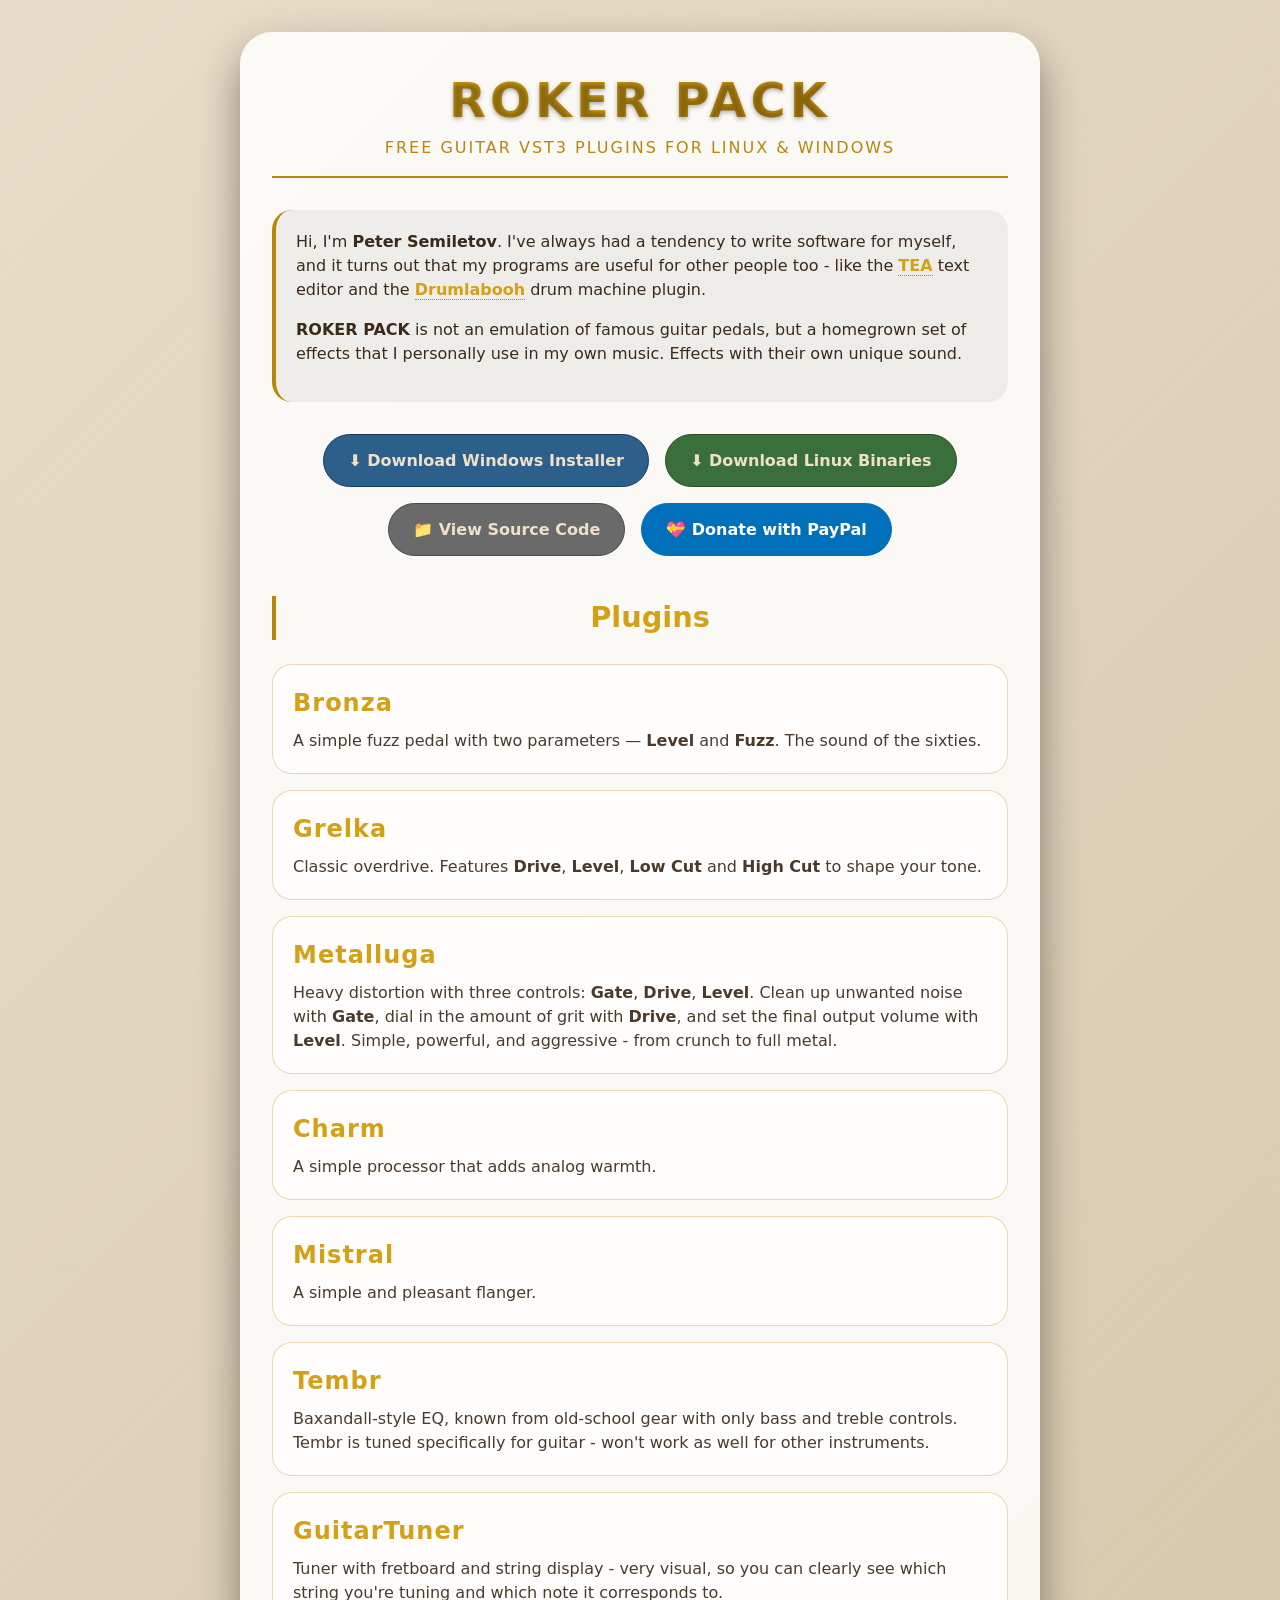
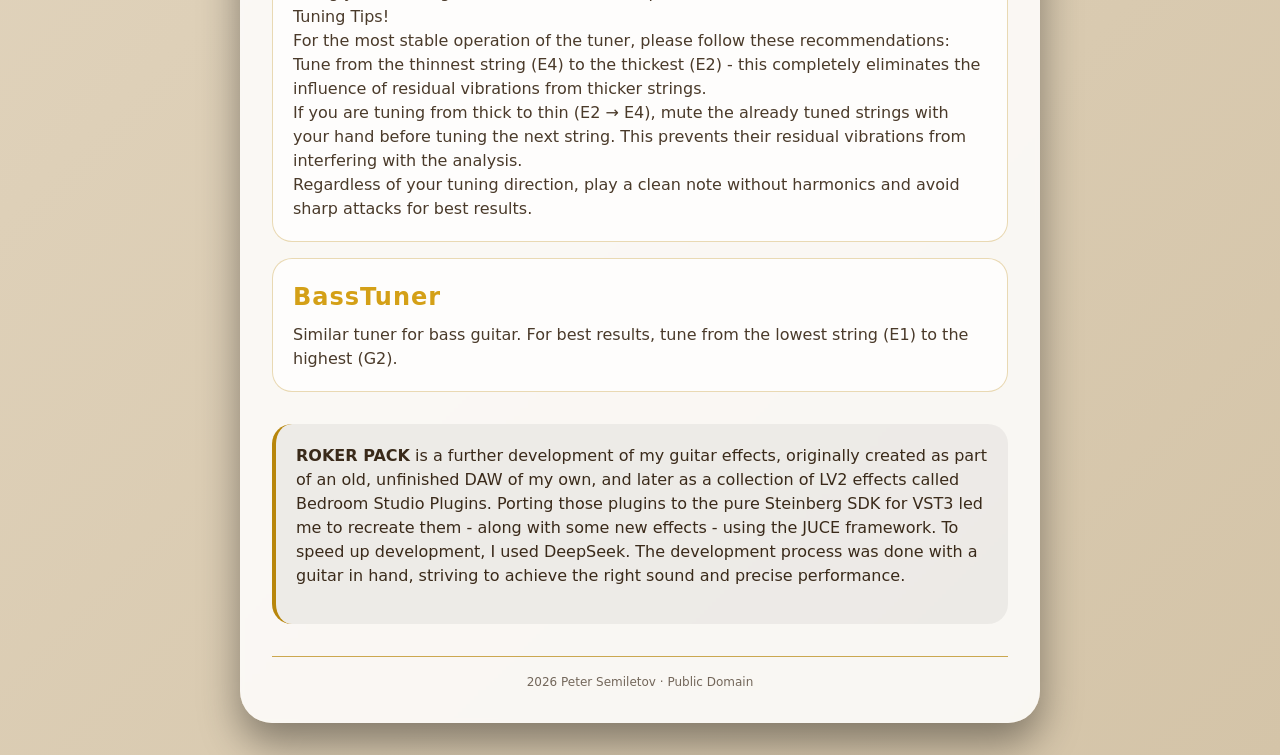
<file: docs/index.html>
<!DOCTYPE html>
<html lang="en">
<head>
    <meta charset="UTF-8">
    <meta name="viewport" content="width=device-width, initial-scale=1.0, viewport-fit=cover">
    <title>ROKER PACK — guitar VST3 plugins by Peter Semiletov</title>
    <meta name="description" content="ROKER PACK — free guitar VST3 plugins for Linux and Windows. Fuzz, overdrive, distortion, flanger, EQ, tuners and more.">
    <meta name="author" content="Peter Semiletov">
    <link rel="stylesheet" href="style.css">
</head>
<body>
    <div class="container">
        <!-- Header -->
        <header>
            <h1>ROKER PACK</h1>
            <p class="tagline">free guitar VST3 plugins for Linux & Windows</p>
        </header>

        <!-- Intro -->
        <section class="intro">
            <p>Hi, I'm <strong>Peter Semiletov</strong>. I've always had a tendency to write software for myself, and it turns out that my programs are useful for other people too - like the <strong><a href="https://tea.ourproject.org">TEA</a></strong> text editor and the <strong><a href="https://psemiletov.github.io/drumlabooh">Drumlabooh</a></strong> drum machine plugin.</p>
            <p><strong>ROKER PACK</strong> is not an emulation of famous guitar pedals, but a homegrown set of effects that I personally use in my own music. Effects with their own unique sound.</p>
        </section>

        <!-- Download Buttons -->
        <section class="downloads">
            <div class="button-group">
                <a href="https://github.com/psemiletov/rokerpack/releases/download/1.1.1/RokerPack-Setup.exe" class="btn btn-windows">⬇ Download Windows Installer</a>
                <a href="https://github.com/psemiletov/rokerpack/releases/download/1.1.1/RokerPack.zip" class="btn btn-linux">⬇ Download Linux Binaries</a>
            </div>
            <div class="button-row">
                <a href="https://github.com/psemiletov/rokerpack" target="_blank" rel="noopener noreferrer" class="btn btn-source">📁 View Source Code</a>
                <a href="https://www.paypal.com/cgi-bin/webscr?cmd=_donations&business=peter.semiletov@gmail.com&item_name=Support%20Roker%20Pack%20development" target="_blank" rel="noopener noreferrer" class="btn btn-donate">💝 Donate with PayPal</a>
            </div>
        </section>

        <!-- Plugins List -->
        <section class="plugins">
            <h2>Plugins</h2>
            
            <div class="plugin-card">
                <h3>Bronza</h3>
                <p>A simple fuzz pedal with two parameters — <strong>Level</strong> and <strong>Fuzz</strong>. The sound of the sixties.</p>
            </div>

            <div class="plugin-card">
                <h3>Grelka</h3>
                <p>Classic overdrive. Features <strong>Drive</strong>, <strong>Level</strong>, <strong>Low Cut</strong> and <strong>High Cut</strong> to shape your tone.</p>
            </div>

            <div class="plugin-card">
                <h3>Metalluga</h3>

<p>Heavy distortion with three controls: <b>Gate</b>, <b>Drive</b>, <b>Level</b>. Clean up unwanted noise with <b>Gate</b>, dial in the amount of grit with <b>Drive</b>, and set the final output volume with <b>Level</b>. Simple, powerful, and aggressive - from crunch to full metal.
</p>

          </div>

            <div class="plugin-card">
                <h3>Charm</h3>
                <p>A simple processor that adds analog warmth.</p>
            </div>

            <div class="plugin-card">
                <h3>Mistral</h3>
                <p>A simple and pleasant flanger.</p>
            </div>

            <div class="plugin-card">
                <h3>Tembr</h3>
                <p>Baxandall-style EQ, known from old-school gear with only bass and treble controls. Tembr is tuned specifically for guitar - won't work as well for other instruments.</p>
            </div>

            <div class="plugin-card">
                <h3>GuitarTuner</h3>
                <p>Tuner with fretboard and string display - very visual, so you can clearly see which string you're tuning and which note it corresponds to.</p>


<p>Tuning Tips!</p>

<p>For the most stable operation of the tuner, please follow these recommendations:</p>

<p>Tune from the thinnest string (E4) to the thickest (E2) - this completely eliminates the influence of residual vibrations from thicker strings.
</p>
<p>If you are tuning from thick to thin (E2 → E4), mute the already tuned strings with your hand before tuning the next string. This prevents their residual vibrations from interfering with the analysis.
</p>
<p>Regardless of your tuning direction, play a clean note without harmonics and avoid sharp attacks for best results.
</p>
            </div>

            <div class="plugin-card">
                <h3>BassTuner</h3>
                <p>Similar tuner for bass guitar. For best results, tune from the lowest string (E1) to the highest (G2).</p>
            </div>
        </section>


<!-- Story -->
<section class="intro">
    <p><strong>ROKER PACK</strong> is a further development of my guitar effects, originally created as part of an old, unfinished DAW of my own, and later as a collection of LV2 effects called Bedroom Studio Plugins. Porting those plugins to the pure Steinberg SDK for VST3 led me to recreate them - along with some new effects - using the JUCE framework. To speed up development, I used DeepSeek. The development process was done with a guitar in hand, striving to achieve the right sound and precise performance.</p>
</section>

        <!-- Footer -->
        <footer>
            <p>2026 Peter Semiletov · Public Domain </p>
        </footer>
    </div>

</body>
</html>
</file>
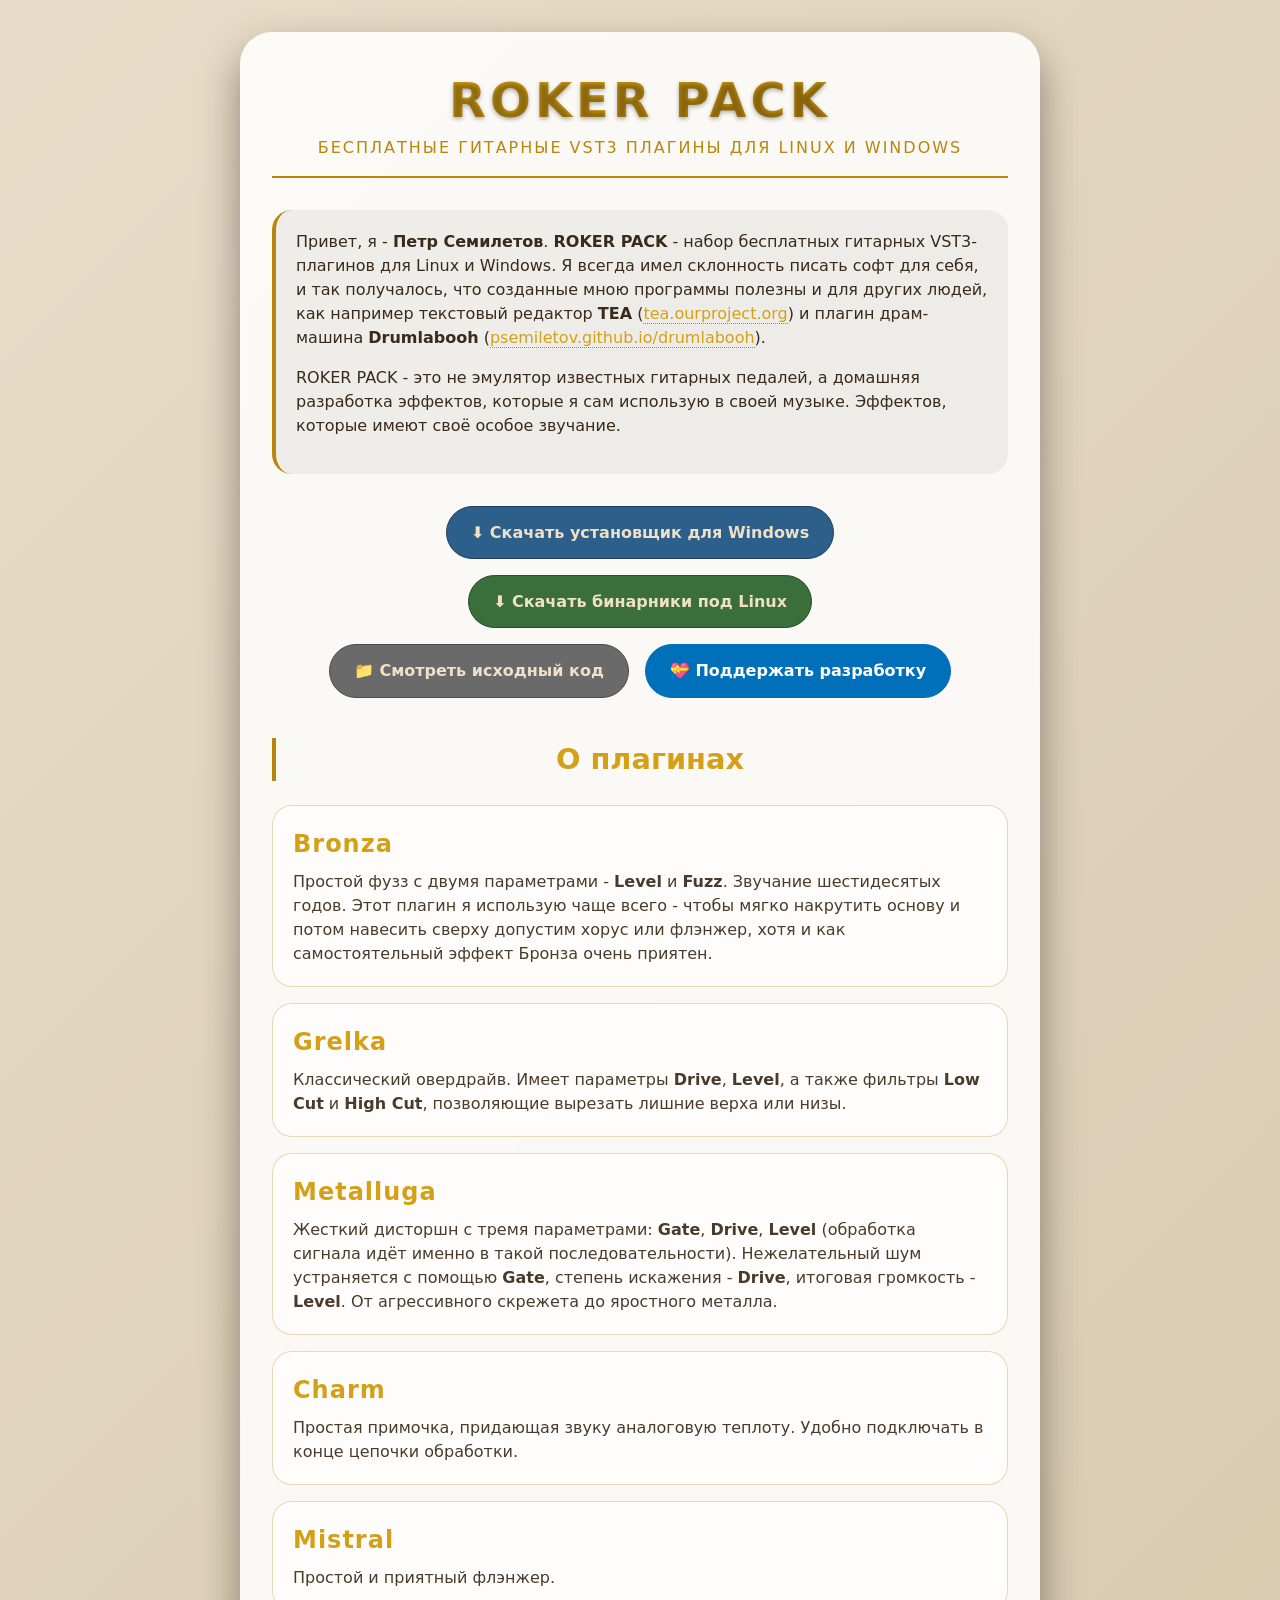
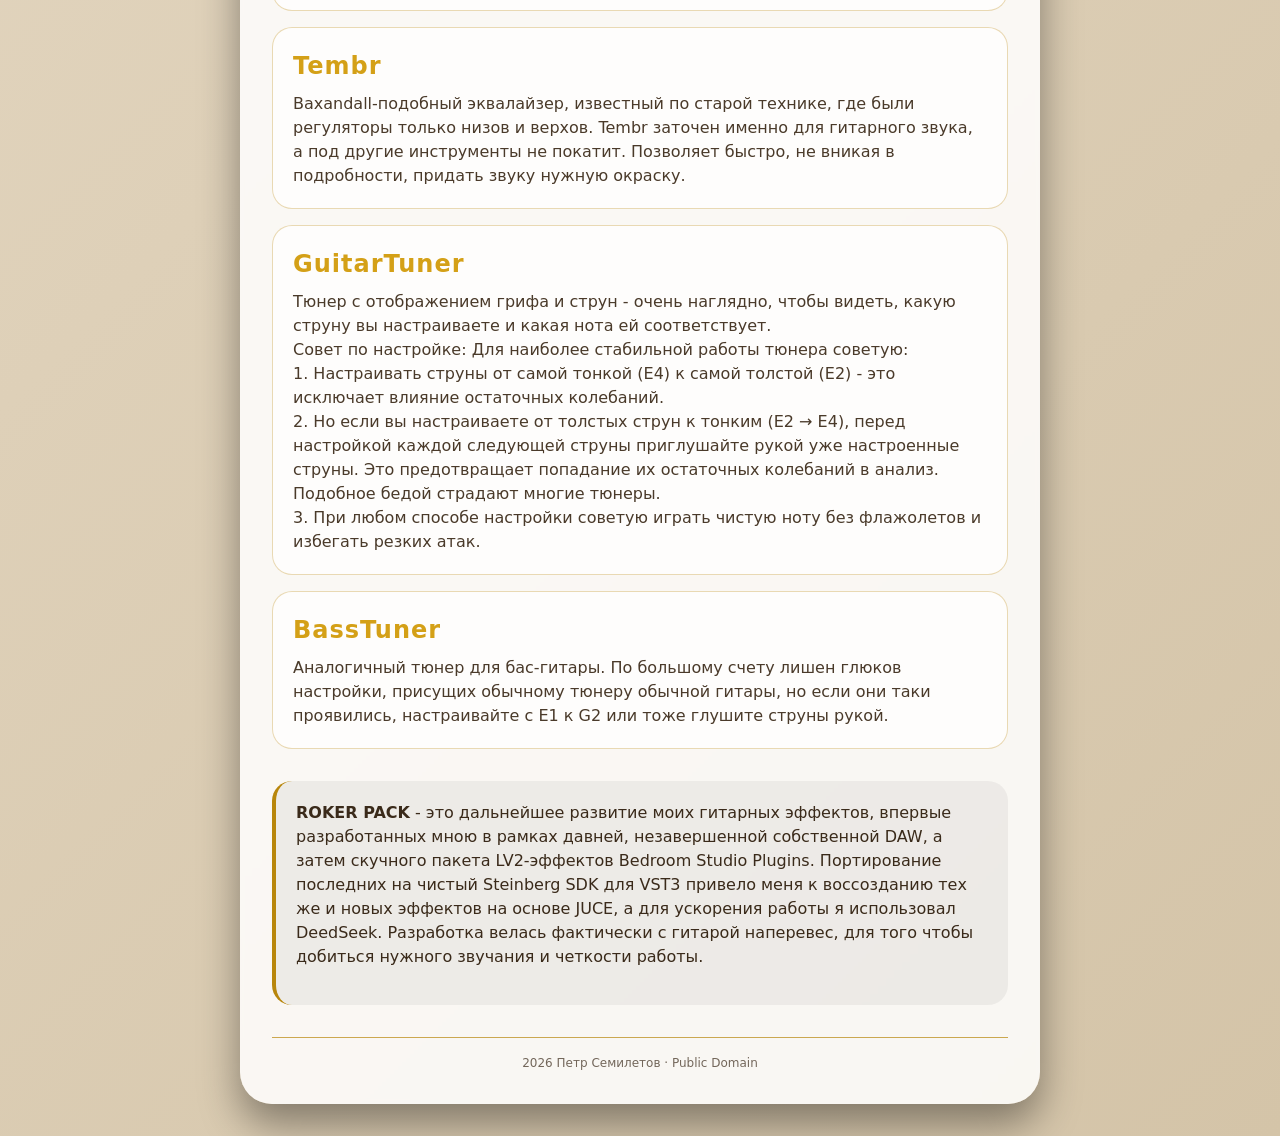
<file: docs/ru/index.html>
<!DOCTYPE html>
<html lang="ru">
<head>
    <meta charset="UTF-8">
    <meta name="viewport" content="width=device-width, initial-scale=1.0, viewport-fit=cover">
    <title>ROKER PACK - гитарные VST3 плагины от Петра Семилетова</title>
    <meta name="description" content="ROKER PACK — бесплатные гитарные VST3 плагины для Linux и Windows. Фузз, овердрайв, дисторшн, флэнжер, эквалайзер, тюнеры и другие.">
    <meta name="author" content="Петр Семилетов">
    <link rel="stylesheet" href="../style.css">
</head>
<body>
    <div class="container">
        <!-- Header -->
        <header>
            <h1>ROKER PACK</h1>
            <p class="tagline">бесплатные гитарные VST3 плагины для Linux и Windows</p>
        </header>

        <!-- Intro -->
        <section class="intro">
            <p>Привет, я - <strong>Петр Семилетов</strong>. <strong>ROKER PACK</strong> - набор бесплатных гитарных VST3-плагинов для Linux и Windows. Я всегда имел склонность писать софт для себя, и так получалось, что созданные мною программы полезны и для других людей, как например текстовый редактор <strong>TEA</strong> (<a href="https://tea.ourproject.org" target="_blank" rel="noopener noreferrer">tea.ourproject.org</a>) и плагин драм-машина <strong>Drumlabooh</strong> (<a href="https://psemiletov.github.io/drumlabooh/" target="_blank" rel="noopener noreferrer">psemiletov.github.io/drumlabooh</a>).</p>
            <p>ROKER PACK - это не эмулятор известных гитарных педалей, а домашняя разработка эффектов, которые я сам использую в своей музыке. Эффектов, которые имеют своё особое звучание.</p>
        </section>

        <!-- Download Buttons -->
        <section class="downloads">
            <div class="button-group">
                <a href="https://github.com/psemiletov/rokerpack/releases/download/1.1.1/RokerPack-Setup.exe" class="btn btn-windows">⬇ Скачать установщик для Windows</a>
                <a href="https://github.com/psemiletov/rokerpack/releases/download/1.1.1/RokerPack.zip" class="btn btn-linux">⬇ Скачать бинарники под Linux</a>
            </div>
            <div class="button-row">
                <a href="https://github.com/psemiletov/rokerpack" target="_blank" rel="noopener noreferrer" class="btn btn-source">📁 Смотреть исходный код</a>
                <a href="https://www.paypal.com/cgi-bin/webscr?cmd=_donations&business=peter.semiletov@gmail.com&item_name=Support%20Roker%20Pack%20development" target="_blank" rel="noopener noreferrer" class="btn btn-donate">💝 Поддержать разработку</a>
            </div>
        </section>

        <!-- Plugins List -->
        <section class="plugins">
            <h2>О плагинах</h2>
            
            <div class="plugin-card">
                <h3>Bronza</h3>
                <p>Простой фузз с двумя параметрами - <strong>Level</strong> и <strong>Fuzz</strong>. Звучание шестидесятых годов. Этот плагин я использую чаще всего - чтобы мягко накрутить основу и потом навесить сверху допустим хорус или флэнжер, хотя и как самостоятельный эффект Бронза очень приятен.
</p>
            </div>

            <div class="plugin-card">
                <h3>Grelka</h3>
                <p>Классический овердрайв. Имеет параметры <strong>Drive</strong>, <strong>Level</strong>, а также фильтры 
<strong>Low Cut</strong> и <strong>High Cut</strong>, позволяющие вырезать лишние верха или низы.</p>
  </div>

            <div class="plugin-card">
                <h3>Metalluga</h3>
              
<p>Жесткий дисторшн с тремя параметрами: <b>Gate</b>, <b>Drive</b>, <b>Level</b> (обработка сигнала идёт именно в такой последовательности). Нежелательный шум устраняется с помощью <b>Gate</b>, степень искажения - <b>Drive</b>, итоговая громкость - <b>Level</b>. От агрессивного скрежета до яростного металла.
</p>
            </div>

            <div class="plugin-card">
                <h3>Charm</h3>
                <p>Простая примочка, придающая звуку аналоговую теплоту. Удобно подключать в конце цепочки обработки.</p>
            </div>

            <div class="plugin-card">
                <h3>Mistral</h3>
                <p>Простой и приятный флэнжер.</p>
            </div>

            <div class="plugin-card">
                <h3>Tembr</h3>
                <p>Baxandall-подобный эквалайзер, известный по старой технике, где были регуляторы только низов и верхов. Tembr заточен именно для гитарного звука, а под другие инструменты не покатит. Позволяет быстро, не вникая в подробности, придать звуку нужную окраску.
</p>
            </div>

            <div class="plugin-card">
                <h3>GuitarTuner</h3>
                <p>Тюнер с отображением грифа и струн - очень наглядно, чтобы видеть, какую струну вы настраиваете и какая нота ей соответствует.</p>

<p>
Совет по настройке: Для наиболее стабильной работы тюнера советую:<br>

1. Настраивать струны от самой тонкой (E4) к самой толстой (E2) - это исключает влияние остаточных колебаний.<br>

2. Но если вы настраиваете от толстых струн к тонким (E2 → E4), перед настройкой каждой следующей струны приглушайте рукой уже настроенные струны. Это предотвращает попадание их остаточных колебаний в анализ. Подобное бедой страдают многие тюнеры.<br>

3. При любом способе настройки советую играть чистую ноту без флажолетов и избегать резких атак.</p>

            </div>

            <div class="plugin-card">
                <h3>BassTuner</h3>
                <p>Аналогичный тюнер для бас-гитары. По большому счету лишен глюков настройки, присущих обычному тюнеру обычной гитары, но если они таки проявились, настраивайте с E1 к G2 или тоже глушите струны рукой.</p>
            </div>

        </section>


        <!-- 
<!-- Story -->
<section class="intro">
 <p><strong>ROKER PACK</strong> - это дальнейшее развитие моих гитарных эффектов, впервые разработанных мною в рамках давней, незавершенной собственной DAW, а затем скучного пакета LV2-эффектов Bedroom Studio Plugins. Портирование последних на чистый Steinberg SDK для VST3 привело меня к воссозданию тех же и новых эффектов на основе JUCE, а для ускорения работы я использовал DeedSeek. Разработка велась фактически с гитарой наперевес, для того чтобы добиться нужного звучания и четкости работы.
</p>

</section>


        <!-- Footer -->
        <footer>
            <p>2026 Петр Семилетов · Public Domain </p>
        </footer>
    </div>
</body>
</html>
</file>
<file: docs/style.css>
* {
    margin: 0;
    padding: 0;
    box-sizing: border-box;
}

/* Базовые цвета (ночная тема по умолчанию) */
:root {
    --bg-gradient-start: #1a0f08;
    --bg-gradient-end: #2c1a10;
    --container-bg: rgba(0, 0, 0, 0.35);
    --text-primary: #f0e0c8;
    --text-secondary: #e0d0b8;
    --accent-gold: #c9a03d;
    --accent-gold-light: #f5d97a;
    --accent-gold-hover: #ffe0a3;
    --card-bg: rgba(0, 0, 0, 0.35);
    --card-border: rgba(201, 160, 61, 0.3);
    --card-hover-bg: rgba(0, 0, 0, 0.5);
    --card-hover-border: rgba(201, 160, 61, 0.8);
    --btn-bg: #2a1a0e;
    --btn-hover-bg: #3a2a1a;
    --btn-windows-bg: #1e3a5f;
    --btn-windows-border: #4a7a9e;
    --btn-linux-bg: #2a4a2a;
    --btn-linux-border: #6a9e6a;
    --btn-source-bg: #2a2a2a;
    --btn-source-border: #8a8a6a;
    --btn-donate-bg: #0070ba;
    --btn-donate-hover: #005ea6;
    --footer-border: #c9a03d;
}

/* Светлая тема */
@media (prefers-color-scheme: light) {
    :root {
        --bg-gradient-start: #e8dcc8;
        --bg-gradient-end: #d4c4a8;
        --container-bg: rgba(255, 255, 255, 0.85);
        --text-primary: #3a2a1a;
        --text-secondary: #4a3a2a;
        --accent-gold: #b8860b;
        --accent-gold-light: #d4a017;
        --accent-gold-hover: #e6b422;
        --card-bg: rgba(255, 255, 255, 0.7);
        --card-border: rgba(184, 134, 11, 0.3);
        --card-hover-bg: rgba(255, 255, 255, 0.85);
        --card-hover-border: rgba(184, 134, 11, 0.6);
        --btn-bg: #d4c4a8;
        --btn-hover-bg: #e8dcc8;
        --btn-windows-bg: #2c5f8a;
        --btn-windows-border: #1e3a5f;
        --btn-linux-bg: #3a6e3a;
        --btn-linux-border: #2a4a2a;
        --btn-source-bg: #6a6a6a;
        --btn-source-border: #4a4a4a;
        --btn-donate-bg: #0070ba;
        --btn-donate-hover: #005ea6;
        --footer-border: #b8860b;
    }
    
    body {
        background: linear-gradient(135deg, var(--bg-gradient-start) 0%, var(--bg-gradient-end) 100%);
    }
    
    /* Для светлой темы убираем blur у контейнера, чтобы текст был чётче */
    .container {
        backdrop-filter: none;
        box-shadow: 0 20px 40px rgba(0, 0, 0, 0.1);
    }
    
    /* Ссылки в светлой теме */
    .intro a {
        color: #b8860b;
        border-bottom-color: #d4a017;
    }
    
    .intro a:hover {
        color: #8b6508;
        border-bottom-color: #b8860b;
    }
    
    /* Кнопки в светлой теме */
    .btn {
        color: #2a1a0e;
    }
    
    .btn-windows, .btn-linux, .btn-source {
        color: #f0e0c8;
    }
    
    .btn-windows {
        background: #2c5f8a;
    }
    
    .btn-linux {
        background: #3a6e3a;
    }
    
    .btn-source {
        background: #6a6a6a;
    }
    
    /* Плагины в светлой теме */
    .plugin-card p {
        color: #4a3a2a;
    }
    
    footer {
        opacity: 0.8;
    }
}

body {
    background: linear-gradient(135deg, var(--bg-gradient-start) 0%, var(--bg-gradient-end) 100%);
    font-family: system-ui, -apple-system, 'Segoe UI', Roboto, 'Helvetica Neue', sans-serif;
    color: var(--text-primary);
    line-height: 1.5;
    padding: 2rem 1rem;
    transition: background 0.3s ease;
}

.container {
    max-width: 800px;
    margin: 0 auto;
    background: var(--container-bg);
    border-radius: 2rem;
    padding: 2rem;
    backdrop-filter: blur(2px);
    box-shadow: 0 20px 40px rgba(0, 0, 0, 0.4);
    transition: background 0.3s ease, box-shadow 0.3s ease;
}

/* Header */
header {
    text-align: center;
    margin-bottom: 2rem;
    border-bottom: 2px solid var(--accent-gold);
    padding-bottom: 1rem;
}

h1 {
    font-size: 3rem;
    letter-spacing: 4px;
    font-weight: 800;
    background: linear-gradient(135deg, var(--accent-gold-light), var(--accent-gold));
    background-clip: text;
    -webkit-background-clip: text;
    color: transparent;
    text-shadow: 0 2px 4px rgba(0, 0, 0, 0.3);
}

.tagline {
    font-size: 1rem;
    color: var(--accent-gold);
    text-transform: uppercase;
    letter-spacing: 2px;
}

/* Intro */
.intro {
    margin-bottom: 2rem;
    background: rgba(0, 0, 0, 0.3);
    padding: 1.25rem;
    border-radius: 1.25rem;
    border-left: 4px solid var(--accent-gold);
}

@media (prefers-color-scheme: light) {
    .intro {
        background: rgba(0, 0, 0, 0.05);
    }
}

.intro p {
    margin-bottom: 1rem;
}

.intro a {
    color: var(--accent-gold-light);
    text-decoration: none;
    border-bottom: 1px dotted var(--accent-gold);
}

.intro a:hover {
    color: var(--accent-gold-hover);
    border-bottom-color: var(--accent-gold-light);
}

/* Downloads */
.downloads {
    margin-bottom: 2.5rem;
    text-align: center;
}

.button-group {
    display: flex;
    flex-wrap: wrap;
    gap: 1rem;
    justify-content: center;
    margin-bottom: 1rem;
}

.button-row {
    display: flex;
    flex-wrap: wrap;
    gap: 1rem;
    justify-content: center;
    align-items: center;
}

.btn {
    display: inline-block;
    padding: 0.85rem 1.5rem;
    font-weight: bold;
    text-decoration: none;
    border-radius: 3rem;
    transition: all 0.2s ease;
    background: var(--btn-bg);
    color: var(--text-primary);
    border: 1px solid var(--accent-gold);
}

.btn:hover {
    transform: translateY(-2px);
    background: var(--btn-hover-bg);
    border-color: var(--accent-gold-light);
    box-shadow: 0 6px 12px rgba(0, 0, 0, 0.3);
}

.btn-windows {
    background: var(--btn-windows-bg);
    border-color: var(--btn-windows-border);
    color: #f0e0c8;
}

.btn-linux {
    background: var(--btn-linux-bg);
    border-color: var(--btn-linux-border);
    color: #f0e0c8;
}

.btn-source {
    background: var(--btn-source-bg);
    border-color: var(--btn-source-border);
    color: #f0e0c8;
}

.btn-donate {
    background: var(--btn-donate-bg);
    border-color: var(--btn-donate-bg);
    color: white;
}

.btn-donate:hover {
    background: var(--btn-donate-hover);
    border-color: var(--btn-donate-hover);
}

/* Plugins */
.plugins {
    margin-bottom: 2rem;
}

.plugins h2 {
    font-size: 1.8rem;
    margin-bottom: 1.5rem;
    text-align: center;
    color: var(--accent-gold-light);
    border-left: 4px solid var(--accent-gold);
    padding-left: 1rem;
}

.plugin-card {
    background: var(--card-bg);
    border-radius: 1.25rem;
    padding: 1.25rem;
    margin-bottom: 1rem;
    transition: all 0.2s;
    border: 1px solid var(--card-border);
}

.plugin-card:hover {
    background: var(--card-hover-bg);
    border-color: var(--card-hover-border);
}

.plugin-card h3 {
    font-size: 1.5rem;
    margin-bottom: 0.5rem;
    color: var(--accent-gold-light);
    font-weight: 700;
    letter-spacing: 1px;
}

.plugin-card p {
    color: var(--text-secondary);
    line-height: 1.5;
}

/* Footer */
footer {
    text-align: center;
    margin-top: 2rem;
    padding-top: 1rem;
    border-top: 1px solid var(--footer-border);
    font-size: 0.75rem;
    opacity: 0.7;
}

/* Responsive */
@media (max-width: 640px) {
    .container {
        padding: 1.25rem;
    }
    
    h1 {
        font-size: 2.2rem;
    }
    
    .plugin-card h3 {
        font-size: 1.25rem;
    }
    
    .btn {
        padding: 0.7rem 1.2rem;
        font-size: 0.9rem;
    }
    
    .button-group, .button-row {
        gap: 0.75rem;
    }
}

@media (max-width: 480px) {
    .button-group, .button-row {
        flex-direction: column;
        align-items: stretch;
    }
    
    .btn {
        text-align: center;
    }
}

/* Credits */
.credits {
    margin-top: 2rem;
    padding-top: 1rem;
    text-align: center;
    font-size: 0.8rem;
    opacity: 0.6;
    border-top: 1px solid var(--footer-border);
}

.credits a {
    color: var(--accent-gold-light);
    text-decoration: none;
}

.credits a:hover {
    text-decoration: underline;
}
</file>
